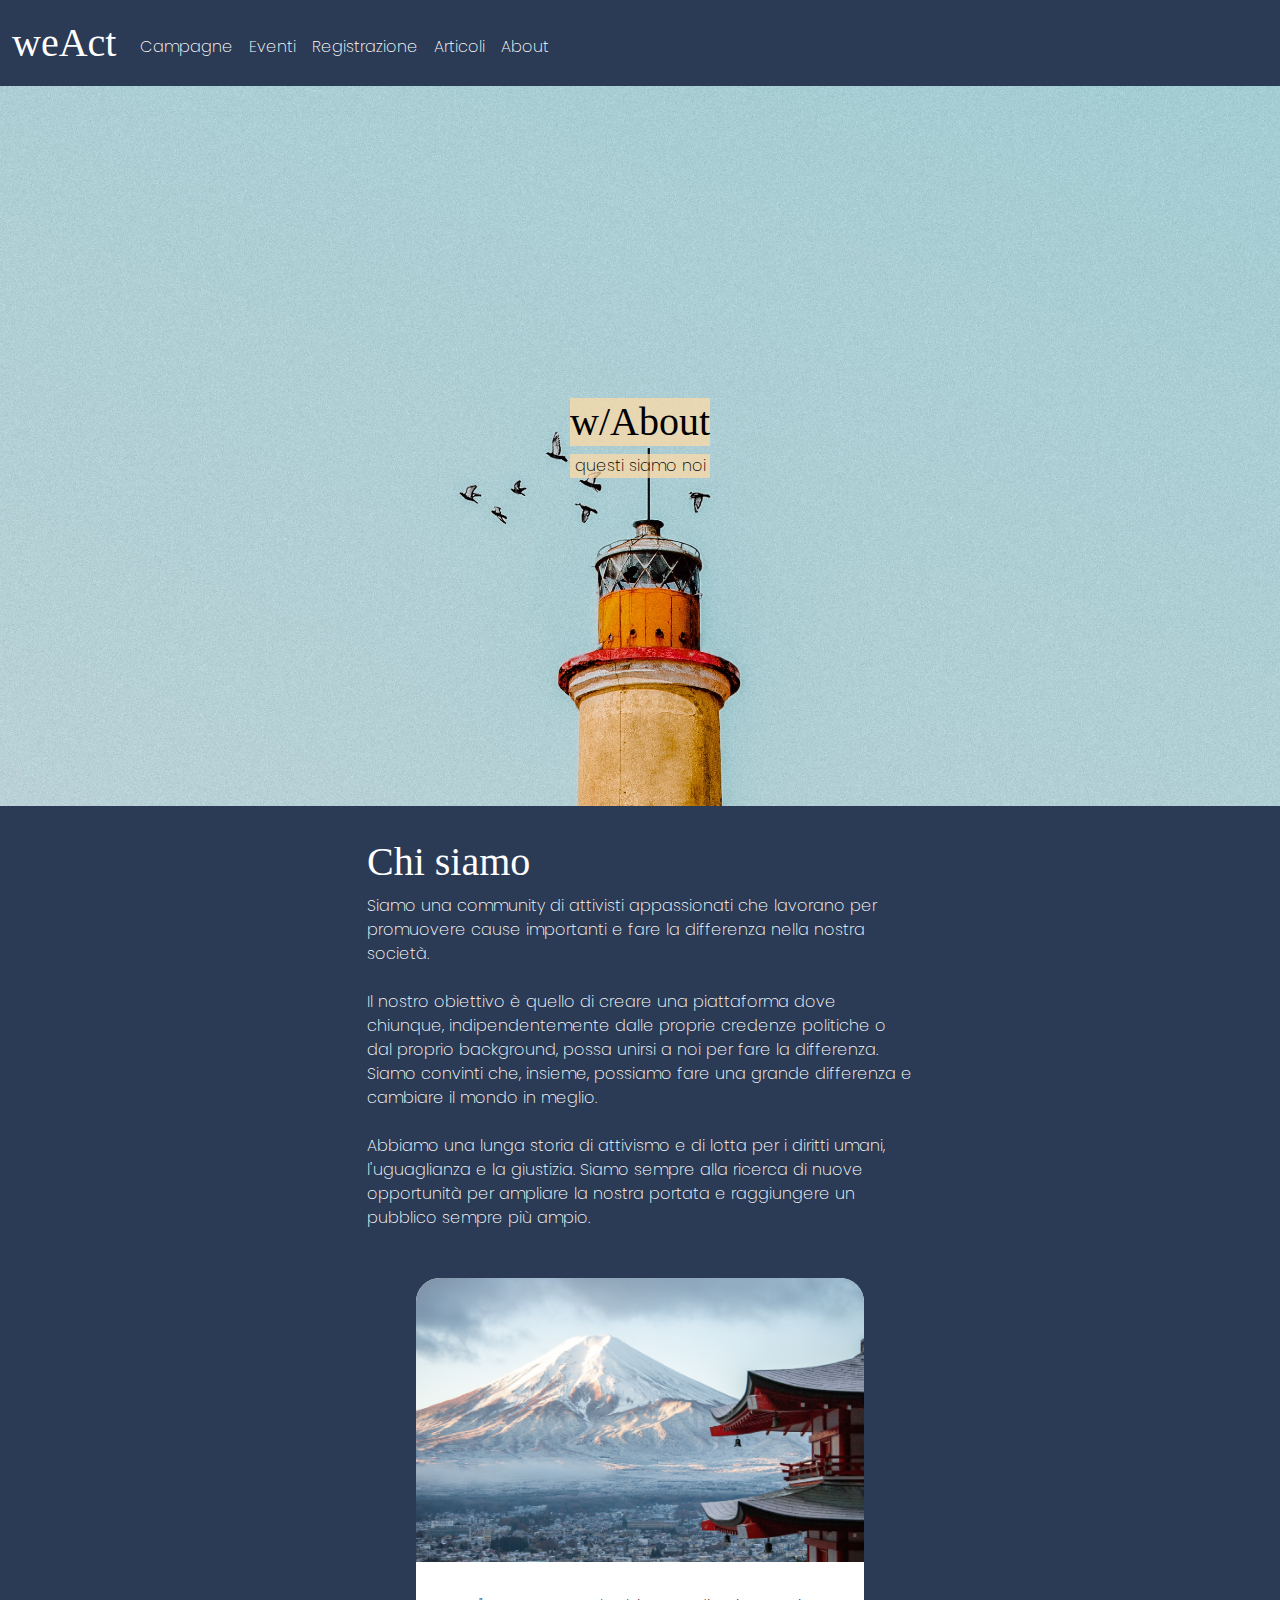
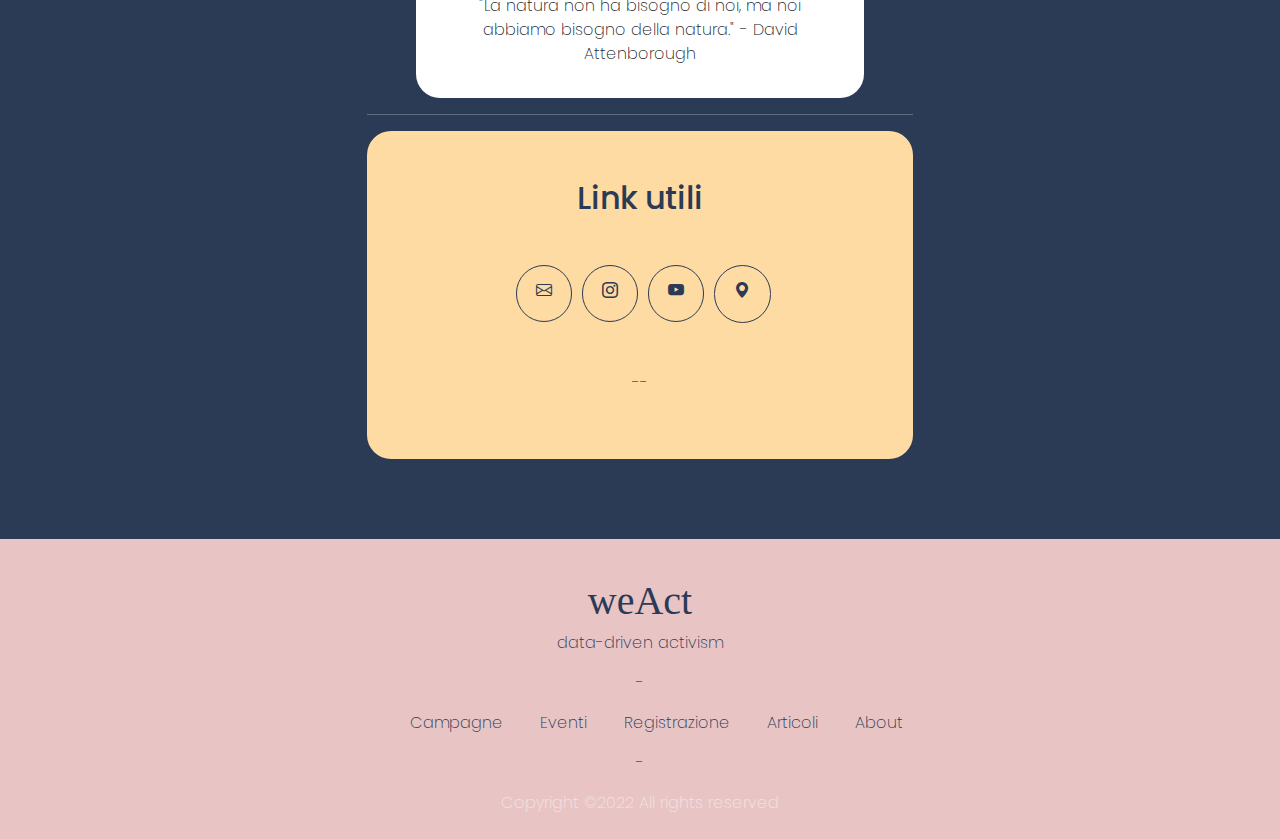
<file: src/about.html>
<!DOCTYPE html>
<html lang="it">
  <head>
    <meta charset="UTF-8" />
    <meta http-equiv="X-UA-Compatible" content="IE=edge" />
    <meta name="viewport" content="width=device-width, initial-scale=1.0" />
    <link
      href="https://cdn.jsdelivr.net/npm/bootstrap@5.2.3/dist/css/bootstrap.min.css"
      rel="stylesheet"
    />
    <link
      rel="stylesheet"
      href="https://cdn.jsdelivr.net/npm/bootstrap-icons@1.3.0/font/bootstrap-icons.css"
    />
    <link rel="stylesheet" href="../style/style.css" />
    <title>wAbout</title>
  </head>

  <body>
    <nav
      class="navbar navbar-expand-lg bg-transparent position-fixed position-sticky pb-2"
      role="navigation"
    >
      <div class="container-fluid">
        <a href="#mainabout" class="skip">Vai al contenuto principale</a>
        <a href="index.html" class="navbar-brand">
          <span class="title-paragraph text-white weact-logo" lang="en"
            >weAct</span
          >
        </a>
        <button
          class="navbar-toggler btn-close-white"
          type="button"
          data-bs-toggle="collapse"
          data-bs-target="#navbarSupportedContent"
          aria-controls="navbarSupportedContent"
          aria-expanded="false"
          aria-label="Toggle navigation"
        >
          <p class="navbar-toggler-icon"></p>
        </button>
        <div class="collapse navbar-collapse" id="navbarSupportedContent">
          <ul
            class="navbar-nav me-auto mb-2 mb-lg-0"
            style="margin-top: 0.5rem"
          >
            <li class="nav-item">
              <a class="nav-link active text-white" href="campagne.html"
                >Campagne</a
              >
            </li>
            <li class="nav-item">
              <a class="nav-link active text-white" href="eventi.html"
                >Eventi</a
              >
            </li>
            <li class="nav-item">
              <a class="nav-link active text-white" href="registrazione.html"
                >Registrazione</a
              >
            </li>
            <li class="nav-item">
              <a class="nav-link active text-white" href="articoli.html"
                >Articoli</a
              >
            </li>
            <li class="nav-item">
              <a
                class="nav-link active text-white"
                aria-current="page"
                href="about.html"
                lang="en"
                >About</a
              >
            </li>
          </ul>
        </div>
      </div>
    </nav>
    <header
      class="hero d-flex justify-content-center align-items-center"
      style="background-image: url(../assets/img/about.jpg)"
      id="mainabout"
    >
      <div class="row">
        <div class="column">
          <h1
            class="text-black title-paragraph text-center text-highlighted-yellow"
            lang="en"
          >
            w/About
          </h1>
          <p class="text-black text-center text-highlighted-yellow">
            questi siamo noi
          </p>
        </div>
      </div>
    </header>
    <section>
      <div class="container">
        <div class="row justify-content-center">
          <div class="col col-lg-6" style="padding-top: 2rem">
            <h1 class="title-paragraph text-white">Chi siamo</h1>
            <p class="text-white" style="padding-bottom: 2rem">
              Siamo una community di attivisti appassionati che lavorano per
              promuovere cause importanti e fare la differenza nella nostra
              società. <br /><br />
              Il nostro obiettivo è quello di creare una piattaforma dove
              chiunque, indipendentemente dalle proprie credenze politiche o dal
              proprio background, possa unirsi a noi per fare la differenza.
              Siamo convinti che, insieme, possiamo fare una grande differenza e
              cambiare il mondo in meglio.
              <br /><br />
              Abbiamo una lunga storia di attivismo e di lotta per i diritti
              umani, l'uguaglianza e la giustizia. Siamo sempre alla ricerca di
              nuove opportunità per ampliare la nostra portata e raggiungere un
              pubblico sempre più ampio.
            </p>
            <div class="image-box" style="margin: auto">
              <img
                src="../assets/img/aboutus/img1.jpg"
                alt="Immagine del monte Fuji scattata dal villaggio a valle. Sulla destra si nota un tempio tipico giapponese."
              />
              <p>
                "La natura non ha bisogno di noi, ma noi abbiamo bisogno della
                natura." - David Attenborough
              </p>
            </div>
            <hr class="text-white" />
            <div class="about_link">
              <div class="about_link-body">
                <h2 class="text-blue">Link utili</h2>
                <ul>
                  <li>
                    <a
                      href="mailto:info@weact.com"
                      onmouseleave="linkselezionato('')"
                      onmouseover="linkselezionato('scrivici via <b>email</b>')"
                      ><i class="bi bi-envelope" role="link"></i
                    ></a>
                  </li>
                  <li>
                    <a
                      href="https://www.instagram.com/patagonia/"
                      target="_blank"
                      onmouseleave="linkselezionato('')"
                      onmouseover="linkselezionato('seguici su <b>instagram</b>')"
                      ><i class="bi bi-instagram" role="link"></i
                    ></a>
                  </li>
                  <li>
                    <a
                      href="https://youtu.be/iRD97zO-7d0"
                      target="_blank"
                      onmouseleave="linkselezionato('')"
                      onmouseover="linkselezionato('guarda il nostro ultimo video su <b>youtube</b>')"
                      ><i class="bi bi-youtube" role="link"></i
                    ></a>
                  </li>
                  <li>
                    <button
                      onclick="mostramappa()"
                      onmouseleave="linkselezionato('')"
                      onmouseover="linkselezionato('<b>raggiungici</b> ai nostri headquarters')"
                    >
                      <i class="bi bi-geo-alt-fill" role="button"></i>
                    </button>
                  </li>
                </ul>
                <p class="text-blue" id="linkparagrafo" aria-live="polite">
                  --
                </p>
              </div>
              <div id="mappa" style="display: none">
                <iframe
                  src="https://www.google.com/maps/embed?pb=!1m18!1m12!1m3!1d2776.305131362207!2d6.104489115817341!3d45.905208911928376!2m3!1f0!2f0!3f0!3m2!1i1024!2i768!4f13.1!3m3!1m2!1s0x478b8f013f012b0b%3A0xa18174d96910cab3!2sPatagonia%20Europe!5e0!3m2!1sit!2sit!4v1672317410508!5m2!1sit!2sit"
                  width="100%"
                  height="450"
                  style="border: 0"
                  allowfullscreen=""
                  loading="lazy"
                  referrerpolicy="no-referrer-when-downgrade"
                ></iframe>
              </div>
            </div>
          </div>
        </div>
      </div>
    </section>
    <footer>
      <div class="container">
        <div class="row">
          <div class="col col-lg-12">
            <div class="footer-body" role="navigation">
              <a href="index.html"
                ><span class="title-paragraph text-blue weact-logo" lang="en"
                  >weAct</span
                ></a
              >
              <p class="text-blue" lang="en">data-driven activism</p>
              <p class="text-blue">-</p>
              <div class="footernav">
                <ul>
                  <li>
                    <a href="campagne.html">Campagne</a>
                  </li>
                  <li>
                    <a href="eventi.html">Eventi</a>
                  </li>
                  <li>
                    <a href="registrazione.html">Registrazione</a>
                  </li>
                  <li>
                    <a href="articoli.html">Articoli</a>
                  </li>
                  <li>
                    <a href="about.html" lang="en">About</a>
                  </li>
                </ul>
              </div>
              <p class="text-blue">-</p>
              <p class="text-lightpink" lang="en">
                Copyright ©2022 All rights reserved
              </p>
            </div>
          </div>
        </div>
      </div>
    </footer>
    <script
      src="https://cdn.jsdelivr.net/npm/bootstrap@5.2.3/dist/js/bootstrap.bundle.min.js"
      integrity="sha384-kenU1KFdBIe4zVF0s0G1M5b4hcpxyD9F7jL+jjXkk+Q2h455rYXK/7HAuoJl+0I4"
      crossorigin="anonymous"
    ></script>
    <script src="js/javascript.js"></script>
    <script
      src="https://code.jquery.com/jquery-3.6.1.min.js"
      integrity="sha256-o88AwQnZB+VDvE9tvIXrMQaPlFFSUTR+nldQm1LuPXQ="
      crossorigin="anonymous"
    ></script>
    <script src="js/jquery.js"></script>
  </body>
</html>
</file>
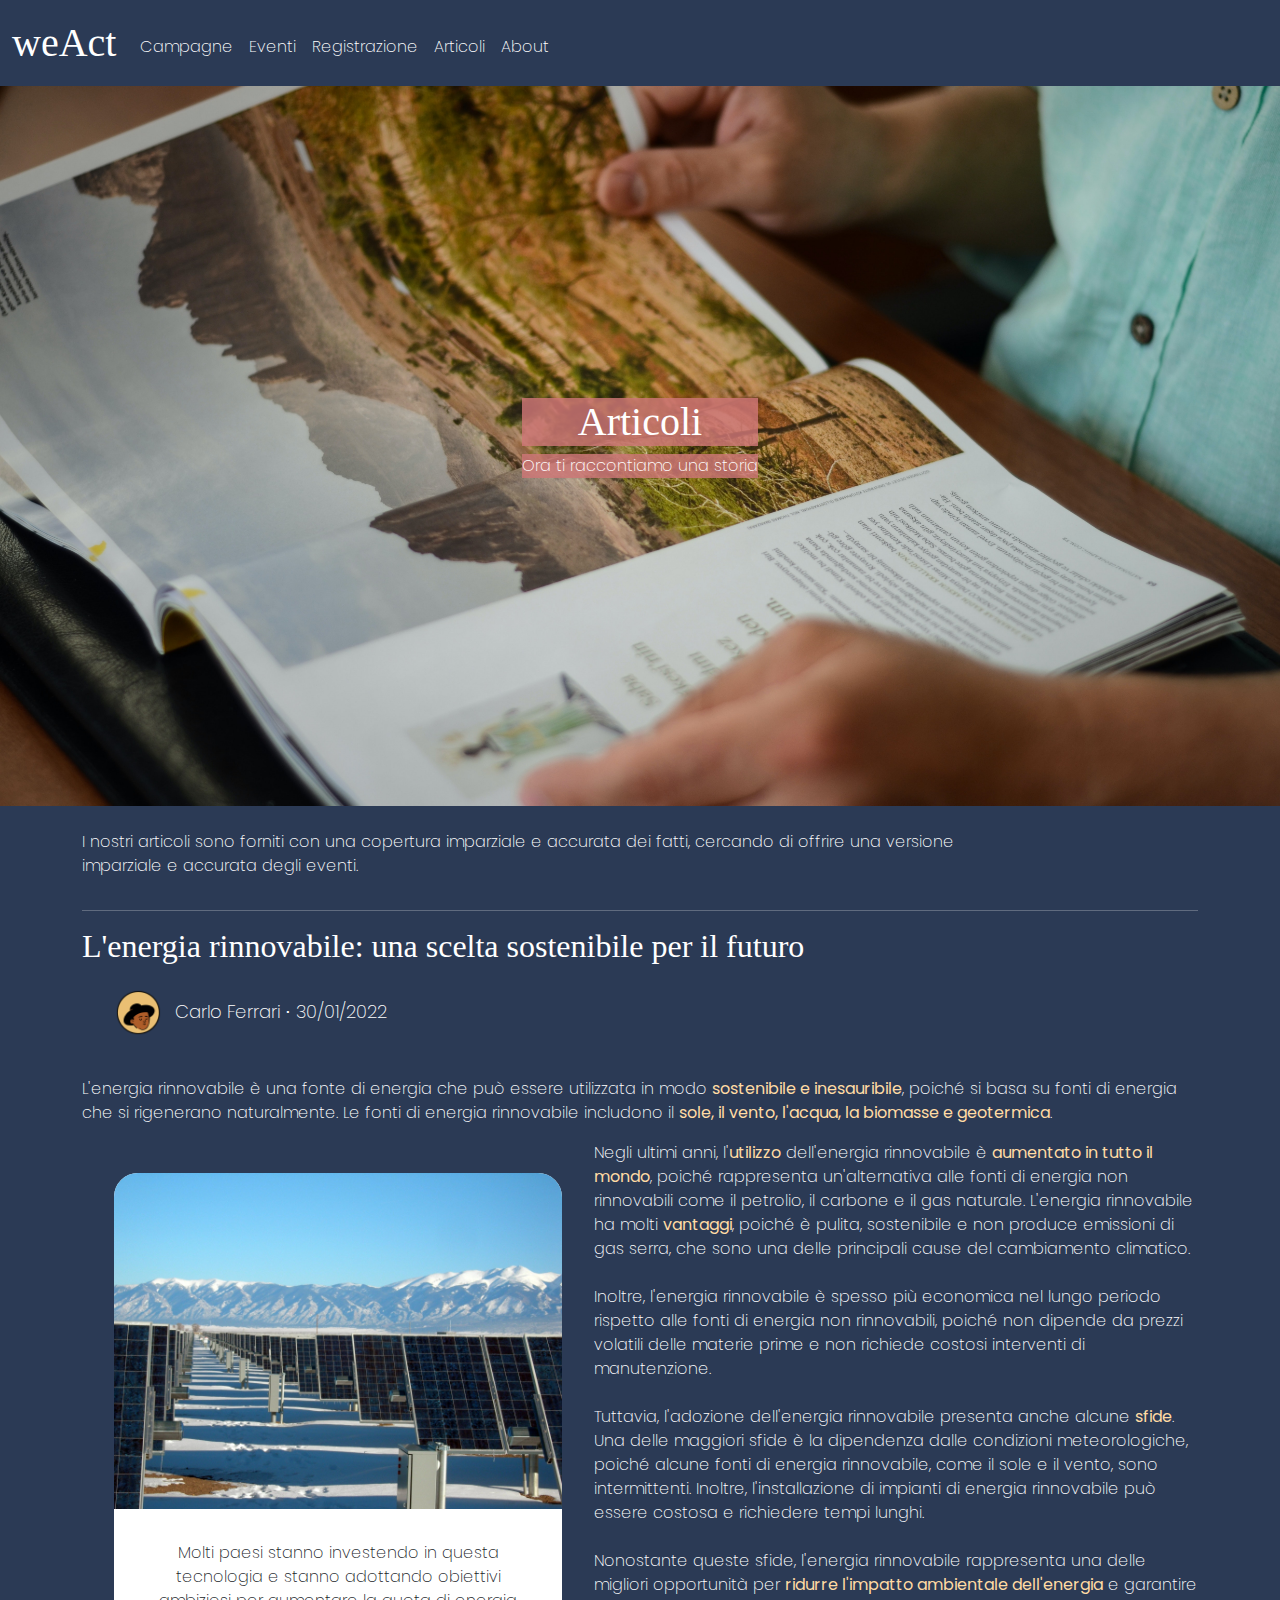
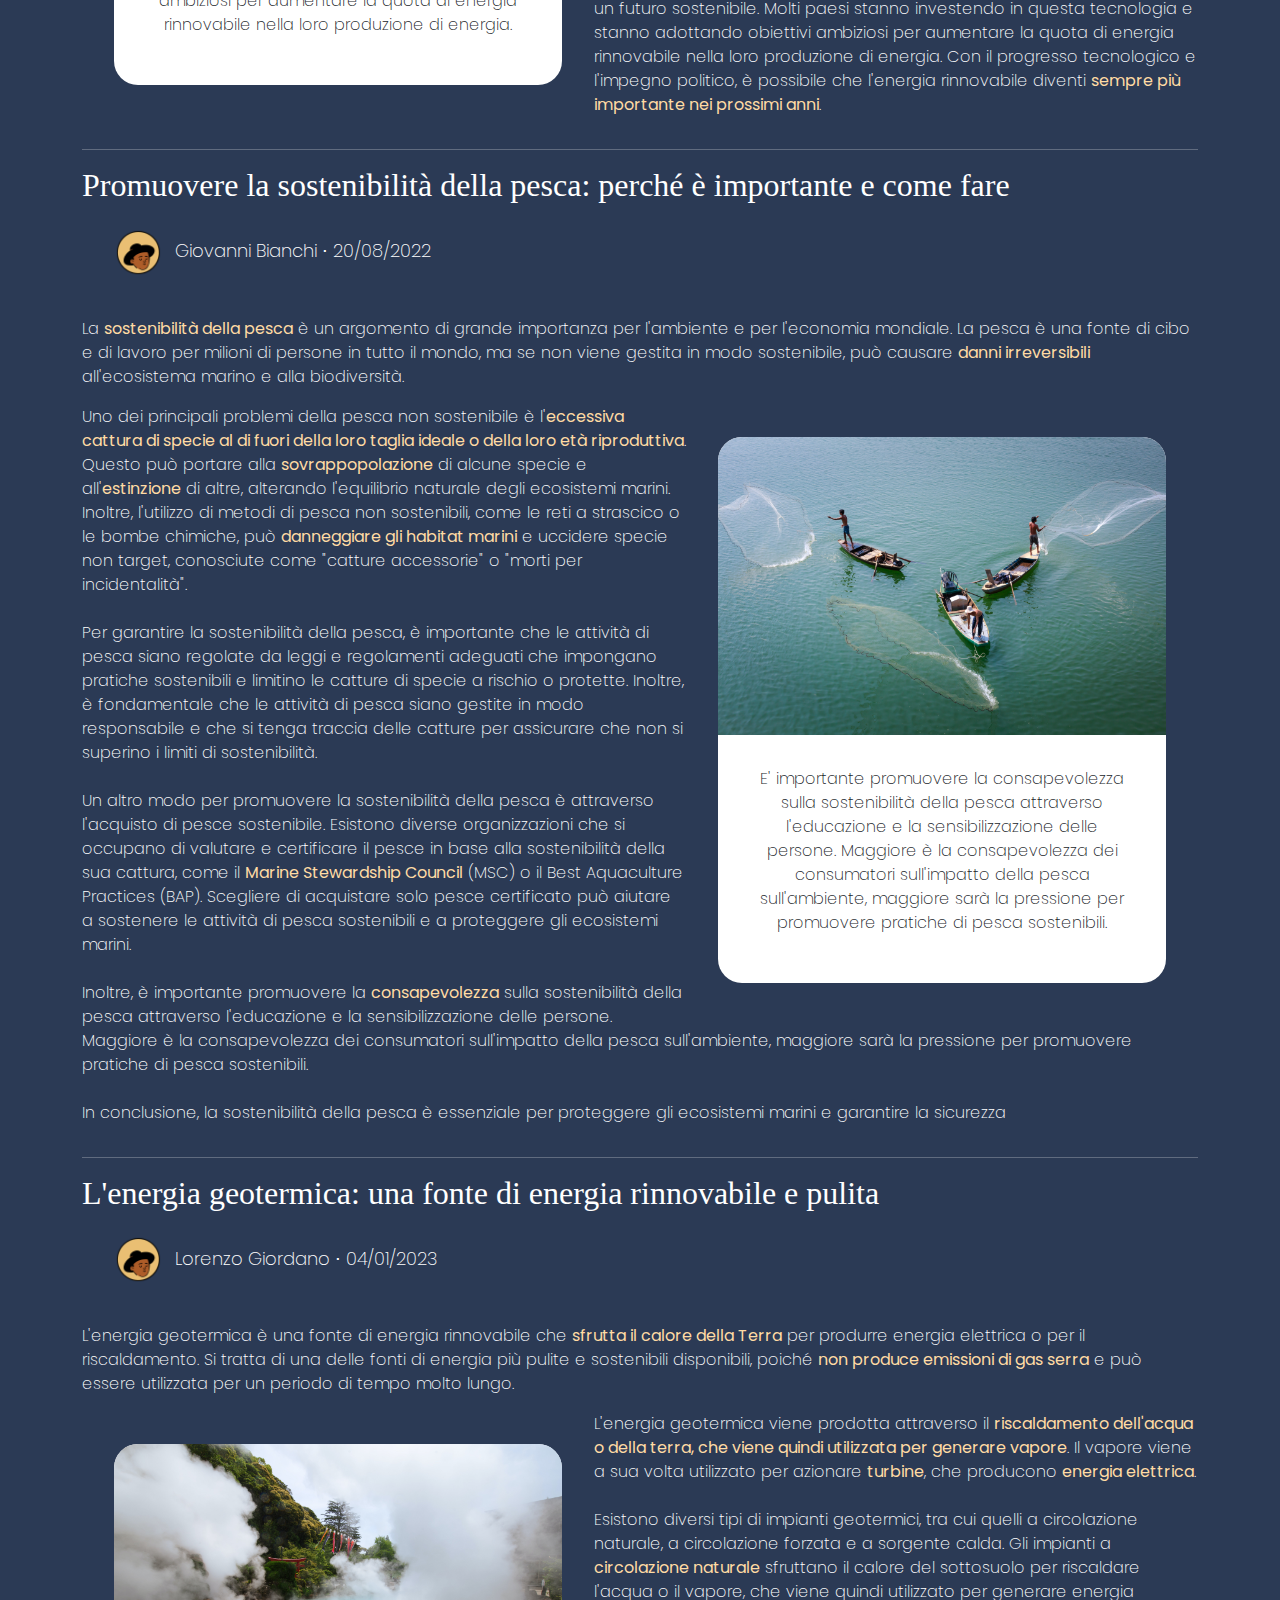
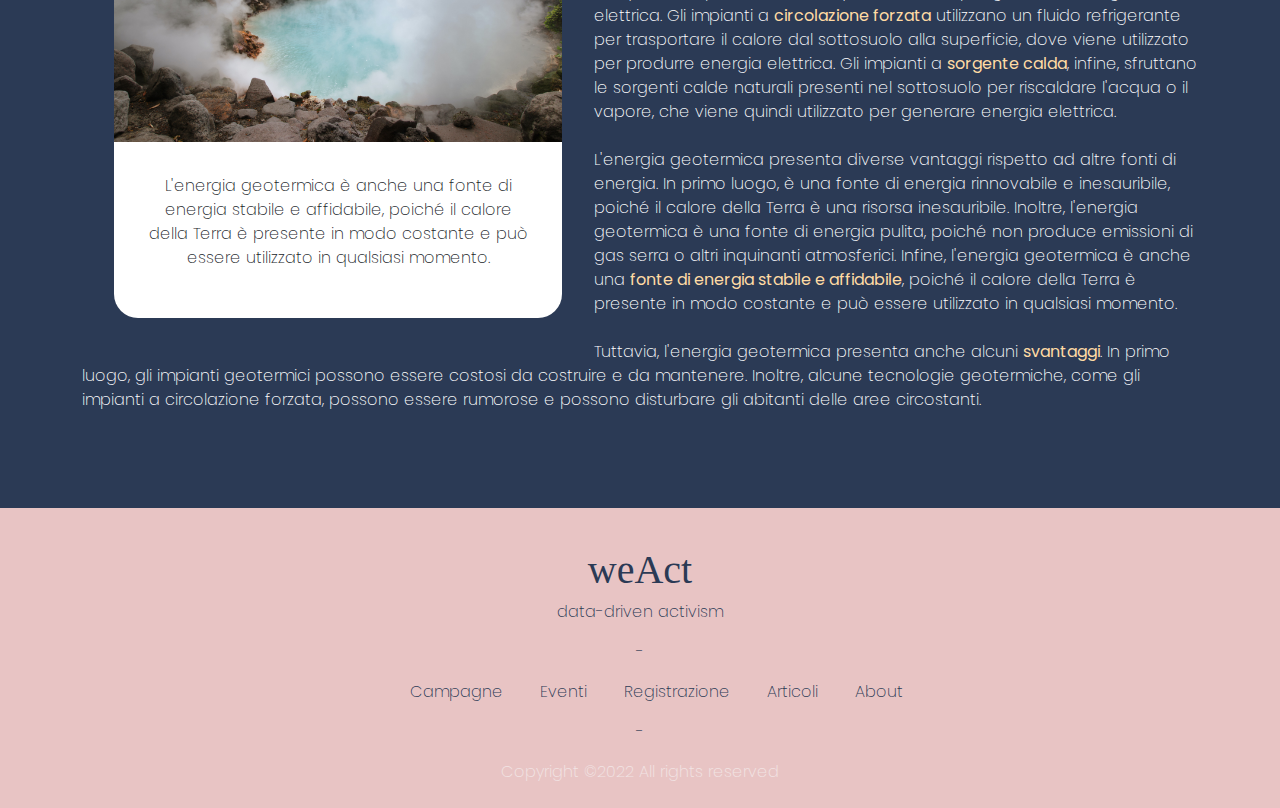
<file: src/articoli.html>
<!DOCTYPE html>
<html lang="it">
  <head>
    <meta charset="UTF-8" />
    <meta http-equiv="X-UA-Compatible" content="IE=edge" />
    <meta name="viewport" content="width=device-width, initial-scale=1.0" />
    <link
      href="https://cdn.jsdelivr.net/npm/bootstrap@5.2.3/dist/css/bootstrap.min.css"
      rel="stylesheet"
    />
    <link
      rel="stylesheet"
      href="https://cdn.jsdelivr.net/npm/bootstrap-icons@1.3.0/font/bootstrap-icons.css"
    />
    <link rel="stylesheet" href="../style/style.css" />
    <title>wArticoli</title>
  </head>

  <body>
    <nav
      class="navbar navbar-expand-lg bg-transparent position-fixed position-sticky pb-2"
      role="navigation"
    >
      <div class="container-fluid">
        <a href="#mainarticoli" class="skip">Vai al contenuto principale</a>
        <a href="index.html" class="navbar-brand">
          <span class="title-paragraph text-white weact-logo" lang="en"
            >weAct</span
          >
        </a>
        <button
          class="navbar-toggler btn-close-white"
          type="button"
          data-bs-toggle="collapse"
          data-bs-target="#navbarSupportedContent"
          aria-controls="navbarSupportedContent"
          aria-expanded="false"
          aria-label="Toggle navigation"
        >
          <span class="navbar-toggler-icon"></span>
        </button>
        <div class="collapse navbar-collapse" id="navbarSupportedContent">
          <ul
            class="navbar-nav me-auto mb-2 mb-lg-0"
            style="margin-top: 0.5rem"
          >
            <li class="nav-item">
              <a class="nav-link active text-white" href="campagne.html"
                >Campagne</a
              >
            </li>
            <li class="nav-item">
              <a class="nav-link active text-white" href="eventi.html"
                >Eventi</a
              >
            </li>
            <li class="nav-item">
              <a class="nav-link active text-white" href="registrazione.html"
                >Registrazione</a
              >
            </li>
            <li class="nav-item">
              <a
                class="nav-link active text-white"
                aria-current="page"
                href="articoli.html"
                >Articoli</a
              >
            </li>
            <li class="nav-item">
              <a class="nav-link active text-white" href="about.html" lang="en"
                >About</a
              >
            </li>
          </ul>
        </div>
      </div>
    </nav>
    <header
      class="hero d-flex justify-content-center align-items-center"
      style="background-image: url(../assets/img/articoli.jpg)"
      id="mainarticoli"
    >
      <div class="row">
        <div class="column">
          <h1
            class="text-white title-paragraph text-center text-highlighted-pink"
          >
            Articoli
          </h1>
          <p class="text-white text-center text-highlighted-pink">
            Ora ti raccontiamo una storia
          </p>
        </div>
      </div>
    </header>

    <section>
      <div class="container">
        <div class="row">
          <div class="col col-lg-10">
            <br />
            <p class="text-white">
              I nostri articoli sono forniti con una copertura imparziale e
              accurata dei fatti, cercando di offrire una versione imparziale e
              accurata degli eventi.
            </p>
          </div>
        </div>
        <hr class="text-white" />
        <!--Articolo 1-->
        <div class="row">
          <div class="col col-lg-12">
            <h2 class="title-paragraph text-white">
              L'energia rinnovabile: una scelta sostenibile per il futuro
            </h2>
            <div class="author-paragraph text-white">
              <img src="../assets/img/articoli/author.png" alt="" />
              <span>Carlo Ferrari &sdot; 30/01/2022</span>
            </div>
          </div>
        </div>
        <br />
        <div class="row">
          <div class="col col-lg-12">
            <p class="text-white">
              L'energia rinnovabile è una fonte di energia che può essere
              utilizzata in modo <b>sostenibile e inesauribile</b>, poiché si
              basa su fonti di energia che si rigenerano naturalmente. Le fonti
              di energia rinnovabile includono il
              <b>sole, il vento, l'acqua, la biomasse e geotermica</b>.
              <br />
            </p>
            <div class="image-box" style="float: left">
              <img
                src="../assets/img/articoli/img_articoli/img1.jpg"
                alt="Immagine di un'area molto vasta coperta da pannelli solari. In lontananza si notano delle catene montuose."
              />
              <p>
                Molti paesi stanno investendo in questa tecnologia e stanno
                adottando obiettivi ambiziosi per aumentare la quota di energia
                rinnovabile nella loro produzione di energia.
              </p>
            </div>
            <p class="text-white">
              Negli ultimi anni, l'<b>utilizzo</b> dell'energia rinnovabile è
              <b>aumentato in tutto il mondo</b>, poiché rappresenta
              un'alternativa alle fonti di energia non rinnovabili come il
              petrolio, il carbone e il gas naturale. L'energia rinnovabile ha
              molti <b>vantaggi</b>, poiché è pulita, sostenibile e non produce
              emissioni di gas serra, che sono una delle principali cause del
              cambiamento climatico. <br /><br />
              Inoltre, l'energia rinnovabile è spesso più economica nel lungo
              periodo rispetto alle fonti di energia non rinnovabili, poiché non
              dipende da prezzi volatili delle materie prime e non richiede
              costosi interventi di manutenzione.
              <br /><br />
              Tuttavia, l'adozione dell'energia rinnovabile presenta anche
              alcune <b>sfide</b>. Una delle maggiori sfide è la dipendenza
              dalle condizioni meteorologiche, poiché alcune fonti di energia
              rinnovabile, come il sole e il vento, sono intermittenti. Inoltre,
              l'installazione di impianti di energia rinnovabile può essere
              costosa e richiedere tempi lunghi. <br /><br />
              Nonostante queste sfide, l'energia rinnovabile rappresenta una
              delle migliori opportunità per
              <b>ridurre l'impatto ambientale dell'energia</b> e garantire un
              futuro sostenibile. Molti paesi stanno investendo in questa
              tecnologia e stanno adottando obiettivi ambiziosi per aumentare la
              quota di energia rinnovabile nella loro produzione di energia. Con
              il progresso tecnologico e l'impegno politico, è possibile che
              l'energia rinnovabile diventi
              <b>sempre più importante nei prossimi anni</b>.
            </p>
          </div>
        </div>
        <hr class="text-white" />
        <!--Articolo 2-->
        <div class="row">
          <div class="col col-lg-12">
            <h2 class="title-paragraph text-white">
              Promuovere la sostenibilità della pesca: perché è importante e
              come fare
            </h2>
            <div class="author-paragraph text-white">
              <img src="../assets/img/articoli/author.png" alt="" />
              <span>Giovanni Bianchi &sdot; 20/08/2022</span>
            </div>
          </div>
        </div>
        <br />
        <div class="row">
          <div class="col col-lg-12">
            <p class="text-white">
              La <b>sostenibilità della pesca</b> è un argomento di grande
              importanza per l'ambiente e per l'economia mondiale. La pesca è
              una fonte di cibo e di lavoro per milioni di persone in tutto il
              mondo, ma se non viene gestita in modo sostenibile, può causare
              <b>danni irreversibili</b> all'ecosistema marino e alla
              biodiversità.
              <br />
            </p>
            <div class="image-box" style="float: right">
              <img
                src="../assets/img/articoli/img_articoli/img2.jpg"
                alt="Tre pescatori gettano dalle proprie piccole imbarcazioni le proprio reti; ognuna in una direzione diversa."
              />
              <p>
                E' importante promuovere la consapevolezza sulla sostenibilità
                della pesca attraverso l'educazione e la sensibilizzazione delle
                persone. Maggiore è la consapevolezza dei consumatori
                sull'impatto della pesca sull'ambiente, maggiore sarà la
                pressione per promuovere pratiche di pesca sostenibili.
              </p>
            </div>
            <p class="text-white">
              Uno dei principali problemi della pesca non sostenibile è l'<b
                >eccessiva cattura di specie al di fuori della loro taglia
                ideale o della loro età riproduttiva</b
              >. Questo può portare alla <b>sovrappopolazione</b> di alcune
              specie e all'<b>estinzione</b> di altre, alterando l'equilibrio
              naturale degli ecosistemi marini. Inoltre, l'utilizzo di metodi di
              pesca non sostenibili, come le reti a strascico o le bombe
              chimiche, può <b>danneggiare gli habitat marini</b> e uccidere
              specie non target, conosciute come "catture accessorie" o "morti
              per incidentalità". <br /><br />
              Per garantire la sostenibilità della pesca, è importante che le
              attività di pesca siano regolate da leggi e regolamenti adeguati
              che impongano pratiche sostenibili e limitino le catture di specie
              a rischio o protette. Inoltre, è fondamentale che le attività di
              pesca siano gestite in modo responsabile e che si tenga traccia
              delle catture per assicurare che non si superino i limiti di
              sostenibilità.
              <br /><br />
              Un altro modo per promuovere la sostenibilità della pesca è
              attraverso l'acquisto di pesce sostenibile. Esistono diverse
              organizzazioni che si occupano di valutare e certificare il pesce
              in base alla sostenibilità della sua cattura, come il
              <b>Marine Stewardship Council</b> (MSC) o il Best Aquaculture
              Practices (BAP). Scegliere di acquistare solo pesce certificato
              può aiutare a sostenere le attività di pesca sostenibili e a
              proteggere gli ecosistemi marini. <br /><br />
              Inoltre, è importante promuovere la <b>consapevolezza</b> sulla
              sostenibilità della pesca attraverso l'educazione e la
              sensibilizzazione delle persone. Maggiore è la consapevolezza dei
              consumatori sull'impatto della pesca sull'ambiente, maggiore sarà
              la pressione per promuovere pratiche di pesca sostenibili.
              <br /><br />
              In conclusione, la sostenibilità della pesca è essenziale per
              proteggere gli ecosistemi marini e garantire la sicurezza
            </p>
          </div>
        </div>
        <hr class="text-white" />
        <!--Articolo 3-->
        <div class="row">
          <div class="col col-lg-12">
            <h2 class="title-paragraph text-white">
              L'energia geotermica: una fonte di energia rinnovabile e pulita
            </h2>
            <div class="author-paragraph text-white">
              <img src="../assets/img/articoli/author.png" alt="" />
              <span>Lorenzo Giordano &sdot; 04/01/2023</span>
            </div>
          </div>
        </div>
        <br />
        <div class="row">
          <div class="col col-lg-12">
            <p class="text-white">
              L'energia geotermica è una fonte di energia rinnovabile che
              <b>sfrutta il calore della Terra</b> per produrre energia
              elettrica o per il riscaldamento. Si tratta di una delle fonti di
              energia più pulite e sostenibili disponibili, poiché
              <b>non produce emissioni di gas serra</b> e può essere utilizzata
              per un periodo di tempo molto lungo. <br />
            </p>
            <div class="image-box" style="float: left">
              <img
                src="../assets/img/articoli/img_articoli/img3.jpg"
                alt="Fotografia che illustra il vapore emanato nell'aria da un lago vulcanico"
              />
              <p>
                L'energia geotermica è anche una fonte di energia stabile e
                affidabile, poiché il calore della Terra è presente in modo
                costante e può essere utilizzato in qualsiasi momento.
              </p>
            </div>
            <p class="text-white">
              L'energia geotermica viene prodotta attraverso il
              <b
                >riscaldamento dell'acqua o della terra, che viene quindi
                utilizzata per generare vapore</b
              >. Il vapore viene a sua volta utilizzato per azionare
              <b>turbine</b>, che producono <b>energia elettrica</b>.
              <br /><br />
              Esistono diversi tipi di impianti geotermici, tra cui quelli a
              circolazione naturale, a circolazione forzata e a sorgente calda.
              Gli impianti a <b>circolazione naturale</b> sfruttano il calore
              del sottosuolo per riscaldare l'acqua o il vapore, che viene
              quindi utilizzato per generare energia elettrica. Gli impianti a
              <b>circolazione forzata</b> utilizzano un fluido refrigerante per
              trasportare il calore dal sottosuolo alla superficie, dove viene
              utilizzato per produrre energia elettrica. Gli impianti a
              <b>sorgente calda</b>, infine, sfruttano le sorgenti calde
              naturali presenti nel sottosuolo per riscaldare l'acqua o il
              vapore, che viene quindi utilizzato per generare energia
              elettrica. <br /><br />
              L'energia geotermica presenta diverse vantaggi rispetto ad altre
              fonti di energia. In primo luogo, è una fonte di energia
              rinnovabile e inesauribile, poiché il calore della Terra è una
              risorsa inesauribile. Inoltre, l'energia geotermica è una fonte di
              energia pulita, poiché non produce emissioni di gas serra o altri
              inquinanti atmosferici. Infine, l'energia geotermica è anche una
              <b>fonte di energia stabile e affidabile</b>, poiché il calore
              della Terra è presente in modo costante e può essere utilizzato in
              qualsiasi momento. <br /><br />
              Tuttavia, l'energia geotermica presenta anche alcuni
              <b>svantaggi</b>. In primo luogo, gli impianti geotermici possono
              essere costosi da costruire e da mantenere. Inoltre, alcune
              tecnologie geotermiche, come gli impianti a circolazione forzata,
              possono essere rumorose e possono disturbare gli abitanti delle
              aree circostanti.
            </p>
          </div>
        </div>
      </div>
    </section>
    <footer>
      <div class="container">
        <div class="row">
          <div class="col col-lg-12">
            <div class="footer-body" role="navigation">
              <a href="index.html"
                ><span class="title-paragraph text-blue weact-logo" lang="en"
                  >weAct</span
                ></a
              >
              <p class="text-blue" lang="en">data-driven activism</p>
              <p class="text-blue">-</p>
              <div class="footernav">
                <ul>
                  <li>
                    <a href="campagne.html">Campagne</a>
                  </li>
                  <li>
                    <a href="eventi.html">Eventi</a>
                  </li>
                  <li>
                    <a href="registrazione.html">Registrazione</a>
                  </li>
                  <li>
                    <a href="articoli.html">Articoli</a>
                  </li>
                  <li>
                    <a href="about.html">About</a>
                  </li>
                </ul>
              </div>
              <p class="text-blue">-</p>
              <p class="text-lightpink" lang="en">
                Copyright ©2022 All rights reserved
              </p>
            </div>
          </div>
        </div>
      </div>
    </footer>
    <script
      src="https://cdn.jsdelivr.net/npm/bootstrap@5.2.3/dist/js/bootstrap.bundle.min.js"
      integrity="sha384-kenU1KFdBIe4zVF0s0G1M5b4hcpxyD9F7jL+jjXkk+Q2h455rYXK/7HAuoJl+0I4"
      crossorigin="anonymous"
    ></script>
    <script src="js/javascript.js"></script>
  </body>
</html>
</file>
<file: style/style.css>
@import url("https://fonts.googleapis.com/css2?family=Poppins:wght@200;400&display=swap");
@import url("https://fonts.googleapis.com/css2?family=DM+Serif+Display&display=swap");
body {
  background-color: #2b3a55;
  overflow-x: hidden;
  font-family: "Poppins", sans-serif;
  font-weight: 200;
}

#logo {
  max-height: 64px;
}

.title-paragraph {
  font-family: "DM Serif", serif;
}

.weact-logo {
  font-size: 2.5rem;
}

.hero {
  height: 80vh;
  background-image: url(../assets/img/wallpaper.jpg);
  background-repeat: no-repeat;
  background-size: cover;
  background-position: center;
}

.text-white b {
  color: #ffdba4;
}

.text-yellow {
  color: #ffdba4;
}

.text-pink {
  color: #e8c4c4;
}

.text-lightpink {
  color: #f2e5e5;
}

.text-red {
  color: #ce7777;
}

.text-blue {
  color: #2b3a55;
}

.text-highlighted-yellow {
  background-color: rgba(255, 219, 164, 0.7176470588);
}

.text-highlighted-pink {
  background-color: rgba(206, 119, 119, 0.8274509804);
}

.text-highlighted-red {
  background-color: rgba(206, 119, 119, 0.9058823529);
}

.skip {
  background-color: #ce7777;
  color: white;
  position: absolute;
  padding: 1rem;
  margin-right: 2rem;
  left: -1000px;
  top: auto;
  width: 1px;
  height: 1px;
  overflow: hidden;
}

.skip:focus {
  position: static;
  width: auto;
  height: auto;
}

.skip:hover {
  color: #263159;
}

.span_error_login {
  color: #ce7777;
  font-weight: 400;
  font-size: 13px;
}

#check_validazione {
  text-align: center;
  border-radius: 12px;
  width: 100%;
  display: none;
}

#check_validazione i {
  display: none;
}

#redirectmessage {
  display: none;
}

.mandatory {
  font-weight: 400;
  color: #ce7777;
}

.watch_card {
  text-align: center;
  color: white;
  box-shadow: 2px 2px 4px 2px #000000;
  border-radius: 24px;
}

.watch_card-body {
  text-align: center;
  color: white;
  padding: 3rem;
}

.watch_card #day {
  font-size: 2rem;
}

.watch_card #dayweek {
  font-size: 2.5rem;
  font-family: "Prata", serif;
  color: #ffdba4;
}

.watch_card #hour {
  font-size: 2.75rem;
  font-family: Prata;
}

.calendar {
  font-size: 1.2rem;
  margin-bottom: 2rem;
}

.calendar span {
  padding: 0.5rem;
}

.giornoattuale {
  color: #ffdba4;
  font-size: 1.6rem;
  font-weight: 400;
  text-decoration: underline;
  text-decoration-thickness: 1px;
  text-underline-offset: 0.6rem;
}

.watch_card img {
  width: 100%;
  border-bottom-left-radius: 24px;
  border-bottom-right-radius: 24px;
  margin-top: -12.5rem;
}

.mydata {
  list-style-type: none;
  font-size: 2rem;
}

.year {
  font-size: 1.75rem;
}

.money {
  font-size: 2rem;
  font-family: "Prata", serif;
}

.soldiraccolti {
  font-size: 2.5rem;
  font-family: "Prata", serif;
}

@media only screen and (max-width: 992px) {
  .year {
    font-size: 1rem;
  }
  .money {
    font-size: 1.25rem;
  }
  .primarigasoldi .year {
    font-size: 1.25rem;
  }
  .primarigasoldi .money {
    font-size: 1.5rem;
  }
}
.primarigasoldi {
  color: #ffdba4;
}

.primarigasoldi .year {
  font-size: 2.2rem;
}

.primarigasoldi .money {
  font-size: 2.5rem;
}

.carosello {
  background-color: white;
  border-radius: 24px;
  text-align: center;
}

.carosello-body {
  padding: 2rem;
}

.carosello-body button {
  width: 13rem;
  font-family: "Poppins", sans-serif;
  padding-top: 0.594rem;
  padding-bottom: 0.594rem;
  padding-left: 1.194rem;
  padding-right: 1.194rem;
  background-color: rgba(43, 58, 85, 0.0509803922);
  border: 1.5px solid #495579;
  color: #495579;
  border-radius: 24px;
  cursor: pointer;
}

@media only screen and (max-width: 996px) {
  .carosello-body button {
    width: 6.5rem;
  }
}
.carosello-body button:hover {
  color: #e8c4c4;
  border: 1.5px solid #e8c4c4;
  background-color: rgba(232, 196, 196, 0);
}

.carosello-body button:disabled {
  color: #9d9d9d;
  border: 1.5px solid #9d9d9d;
  pointer-events: none;
}

#imgcarosello {
  width: 100%;
  border-top-left-radius: 24px;
  border-top-right-radius: 24px;
}

#indicecarosello {
  font-family: "Prata", serif;
}

.card-title {
  font-size: 1.35rem;
}

.iscriviticlass button {
  border: none;
  background-color: white;
  cursor: pointer;
  color: #495579;
  text-decoration: underline;
}

.iscriviticlass:hover button {
  color: #ce7777;
}

.iscriviticlass:hover i {
  color: #ce7777;
}

.iscrittoclass button {
  border: none;
  background-color: white;
  cursor: not-allowed;
  color: black;
  text-decoration: none;
}

.bi-chevron-compact-down {
  border-radius: 50px;
  padding: 5px;
}

.div-copy:hover .bi-chevron-compact-down {
  color: #ce7777;
}

.div-copy:hover .bi-chevron-compact-up {
  color: #ce7777;
}

.div-copy {
  color: #495579;
}

.div-copy:hover {
  text-decoration: underline;
  -webkit-text-decoration-color: #ce7777;
          text-decoration-color: #ce7777;
  cursor: pointer;
}

.card {
  margin: 1rem;
}

.card img {
  width: 18rem;
  margin-left: -0.81rem;
  margin-top: -0.02rem;
}

.cardcampagne {
  margin: auto;
  background-color: white;
  text-align: left;
  border-radius: 24px;
  padding: 1.2rem;
}

.cardcampagne h4 {
  margin-top: 1rem;
  margin-left: 3rem;
}

.buttonsdiv {
  margin-top: 1.8rem;
  margin-left: 3rem;
  margin-bottom: 1rem;
}

.buttonsdiv button {
  margin-right: 0.8rem;
  margin-top: 0.8rem;
}

.buttoncanvas {
  width: 13rem;
  font-family: "Poppins", sans-serif;
  padding-top: 0.594rem;
  padding-bottom: 0.594rem;
  padding-left: 1.194rem;
  padding-right: 1.194rem;
  background-color: white;
  border: 1.5px solid #ffdba4;
  border-radius: 24px;
  cursor: pointer;
}

.buttoncanvas:hover {
  color: #ffdba4;
}

.buttoncanvasselected {
  width: 13rem;
  font-family: "Poppins", sans-serif;
  padding-top: 0.6rem;
  padding-bottom: 0.6rem;
  padding-left: 1.2rem;
  padding-right: 1.2rem;
  background-color: #ffdba4;
  border: none;
  border-radius: 24px;
  cursor: not-allowed;
}

.cardcampagne-body {
  font-family: "Poppins", sans-serif;
  text-align: center;
}
.cardcampagne-body canvas {
  margin: auto;
}
.cardcampagne-body .chart-container {
  width: 100%;
  height: 400px;
}

@media only screen and (max-width: 1200px) {
  .cardcampagne-body .chart-container {
    width: 100%;
    height: 250px;
  }
}
.fontechart {
  font-size: 13px;
  color: #9d9d9d;
}

.fontechart a {
  color: #9d9d9d;
}

.fontechart a:hover {
  color: #495579;
}

.author-paragraph {
  margin-left: 2rem;
  margin-top: 1.5rem;
  margin-bottom: 1rem;
}

.author-paragraph img {
  width: 3rem;
}

.author-paragraph span {
  font-size: large;
  margin-left: 0.5rem;
}

.image-box {
  max-width: 28rem;
  margin: 2rem;
  background-color: white;
  border-radius: 24px;
  text-align: center;
}

.image-box img {
  width: 100%;
  border-top-left-radius: 24px;
  border-top-right-radius: 24px;
}

.image-box p {
  padding: 2rem;
}

footer {
  text-align: center;
  background-color: #e8c4c4;
  margin-top: 5rem;
}

.footer-body {
  text-align: center;
  margin-top: 2rem;
  margin-bottom: 1.5rem;
}

.footer-body a {
  color: #2b3a55;
  text-decoration: none;
}

.footer-body a:hover {
  color: #495579;
  text-decoration: underline;
  text-decoration-thickness: 1px;
}

.footernav ul li a {
  text-decoration: none;
  color: #2b3a55;
  padding: 1rem;
}

.footernav ul {
  list-style: none;
}

.footernav ul li {
  display: inline;
}

.footernav ul li a:hover {
  font-weight: 500;
  color: #495579;
  text-decoration: underline;
}

.about_link {
  text-align: center;
  background-color: #ffdba4;
  border-radius: 24px;
}

#mappa iframe {
  border-bottom-left-radius: 24px;
  border-bottom-right-radius: 24px;
  margin-bottom: -0.45rem;
}

.about_link-body {
  padding: 3rem;
}

.about_link-body h2 {
  margin-bottom: 3rem;
}

.about_link-body ul {
  list-style: none;
  margin-right: 1.3rem;
  margin-bottom: 3rem;
}

.about_link-body ul li {
  margin-bottom: 2.5rem;
  display: inline;
  margin-right: 0.3rem;
}

.about_link-body ul li a {
  border: 1px solid #2b3a55;
  padding-top: 0.8rem;
  padding-bottom: 1.2rem;
  padding-left: 1.2rem;
  padding-right: 1.2rem;
  border-radius: 40px;
  color: #2b3a55;
  text-decoration: none;
}

@media only screen and (max-width: 600px) {
  .about_link-body ul li {
    display: block;
  }
  .about_link-body ul li button {
    margin: -1rem;
  }
}
.about_link-body ul li a:hover {
  background-color: #2b3a55;
  color: #ffdba4;
}

.about_link-body ul li button {
  background-color: #ffdba4;
  border: 1px solid #2b3a55;
  padding-top: 0.8rem;
  padding-bottom: 1.2rem;
  padding-left: 1.2rem;
  padding-right: 1.2rem;
  border-radius: 40px;
  color: #2b3a55;
  text-decoration: none;
}

.about_link-body ul li button:hover {
  background-color: #2b3a55;
  color: #ffdba4;
}/*# sourceMappingURL=style.css.map */
</file>
